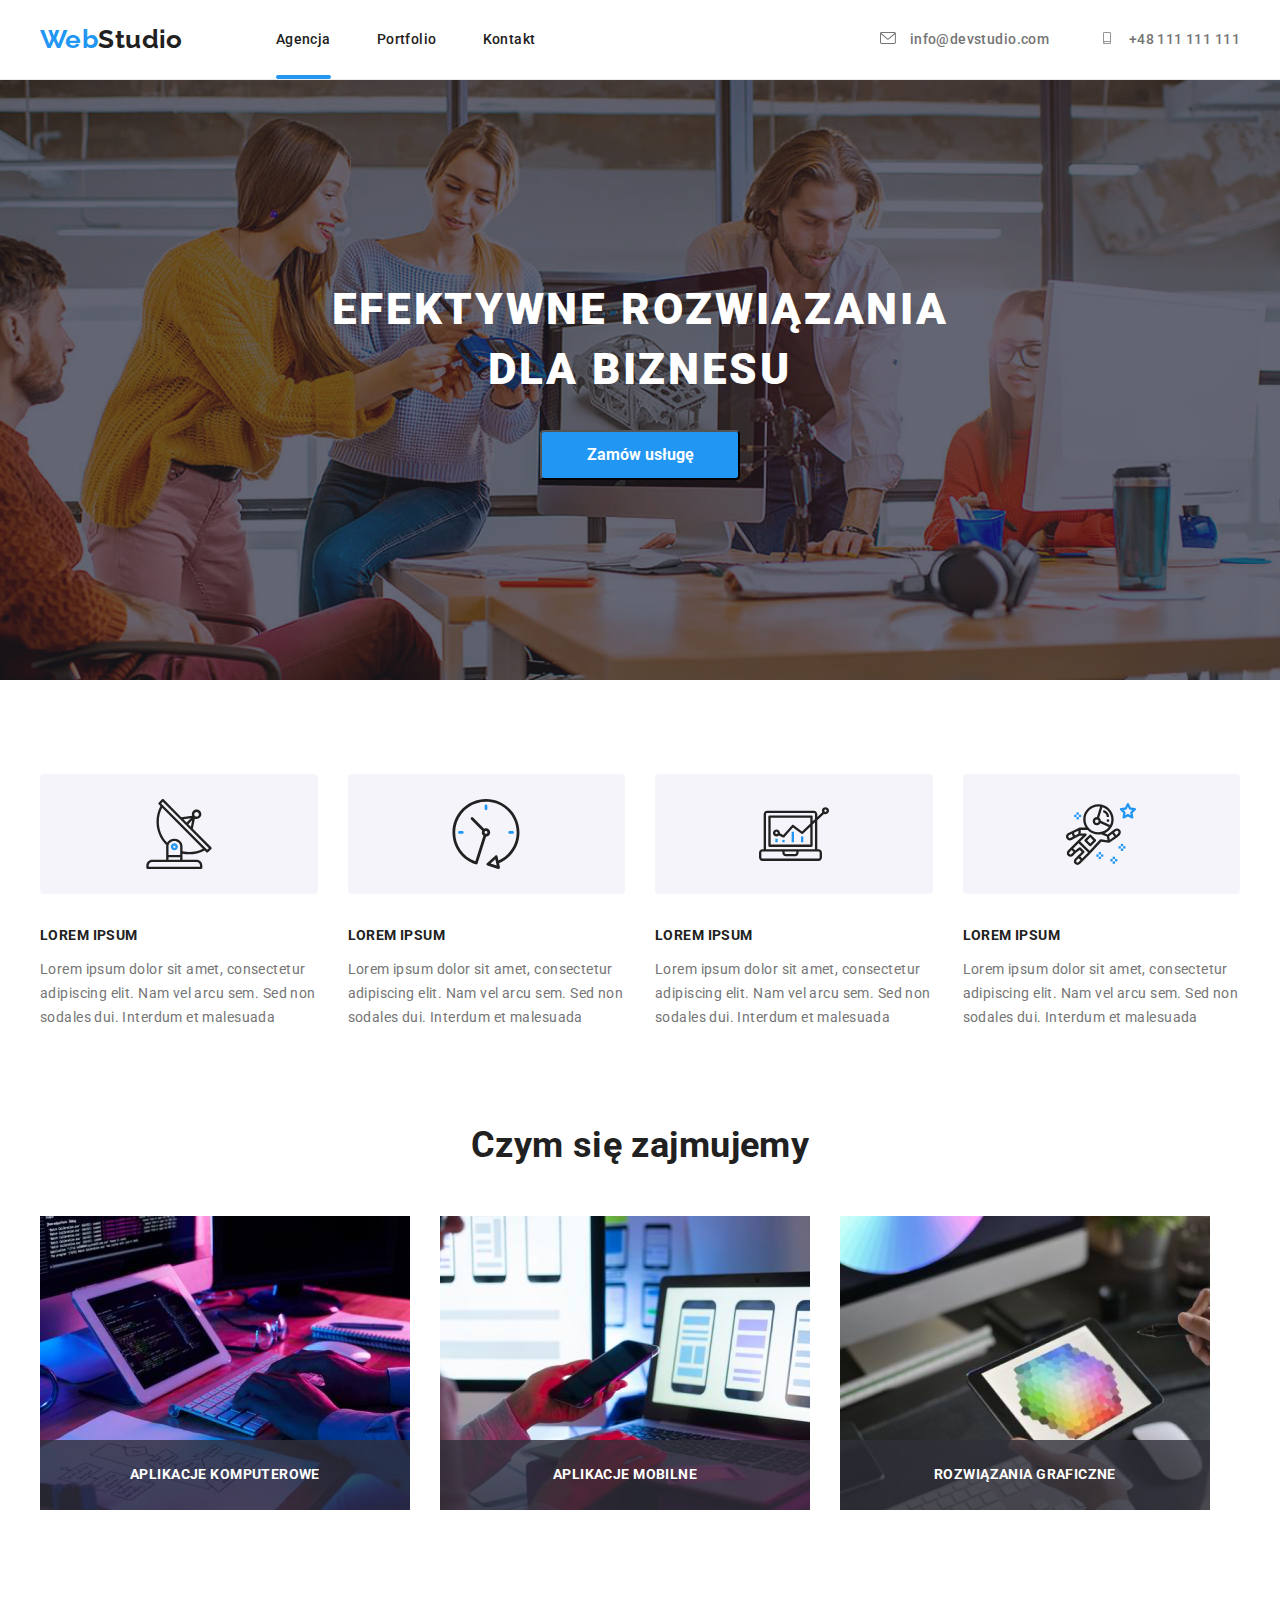
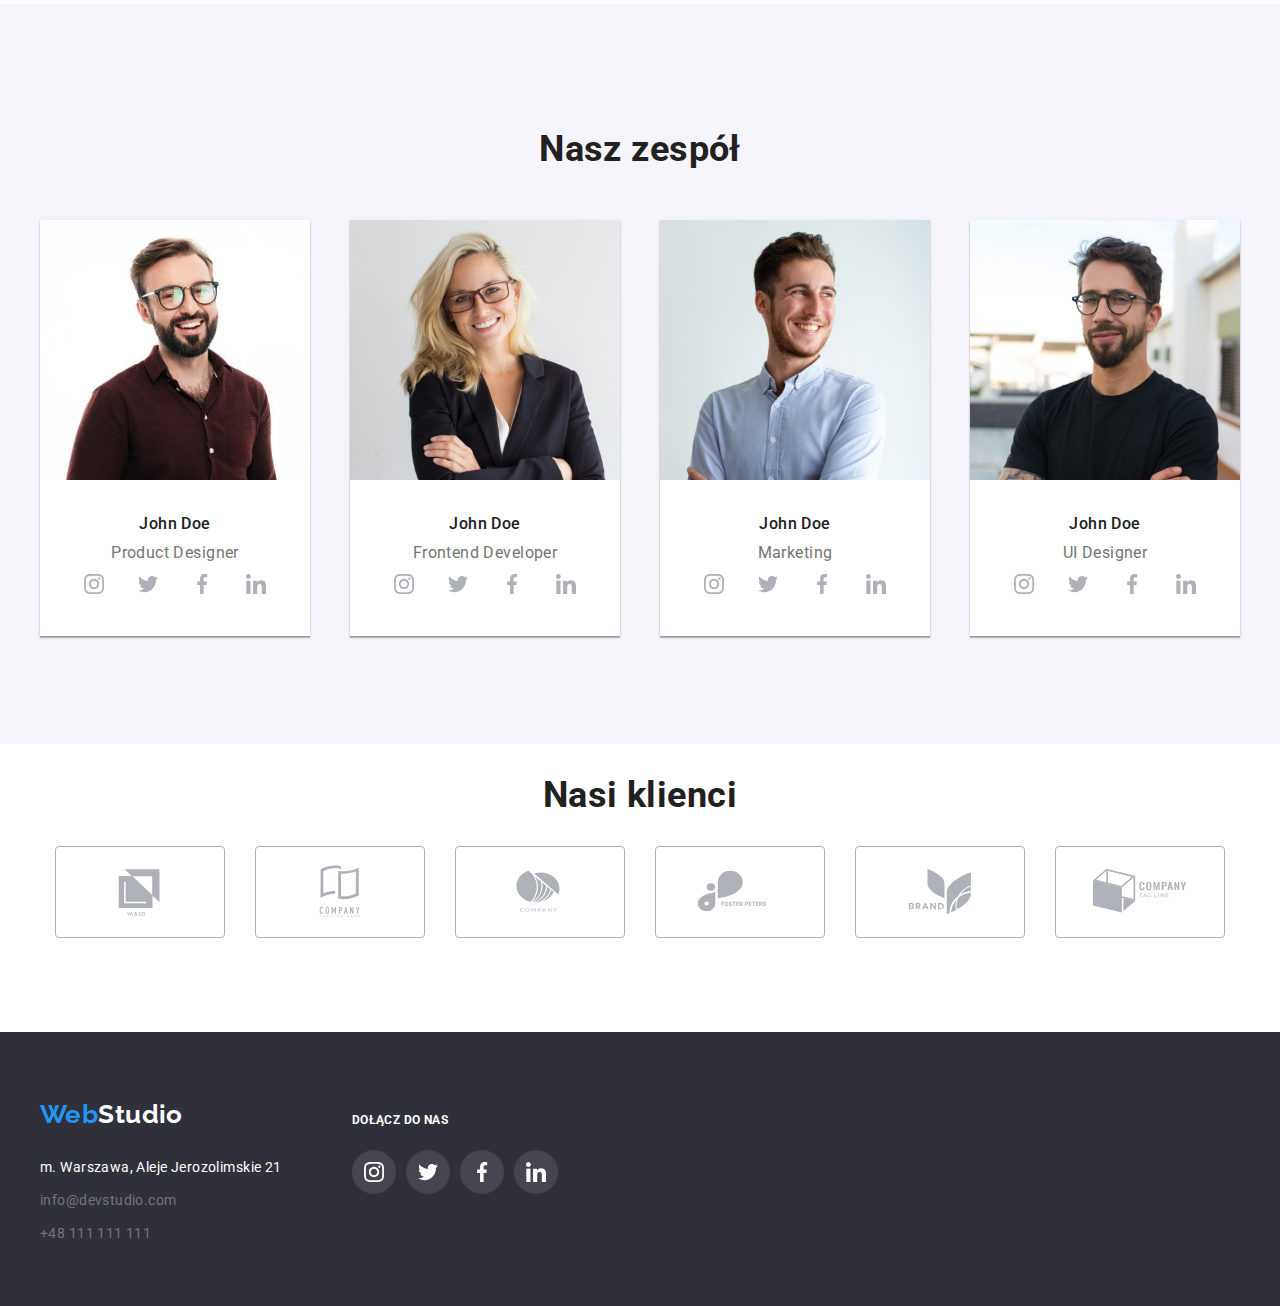
<file: index.html>
<!DOCTYPE html>
<html lang="pl">

<head>
    <meta charset="UTF-8">
    <meta name="description" content="Główna strona projektu />
    <meta name=" viewport" content="width=device-width, initial-scale=1.0">
    <link rel="stylesheet" href="./css/styles.css" />
    <link rel="stylesheet"
        href="https://cdnjs.cloudflare.com/ajax/libs/modern-normalize/1.0.0/modern-normalize.min.css" />
    <link rel="preconnect" href="https://fonts.googleapis.com">
    <link rel="preconnect" href="https://fonts.gstatic.com" crossorigin>
    <link
        href="https://fonts.googleapis.com/css2?family=Raleway:wght@700&family=Roboto:wght@400;500;700;900&display=swap"
        rel="stylesheet">
    <title>Studio</title>
</head>

<body>
    <header class="header">
        <div class="container">
            <a href="index.html" class="logo"> <span class="blue">Web</span>Studio</a>
            <div>
                <nav class="container-item1">
                    <ul class="navigation">
                        <li class="navigation-item"><a class="link active" href="index.html">Agencja</a></li>
                        <li class="navigation-item"><a class="link" href="portfolio.html">Portfolio</a></li>
                        <li class="navigation-item"><a class="link" href="">Kontakt</a></li>
                    </ul>
                </nav>
            </div>
            <div class="contact container-item1">
                <a href="mailto:info@devstudio.com" class="link mail">
                    <svg width="16px" height="12px">
                        <use href="./images/icons.svg#icon-envelope"></use>
                    </svg>
                    info@devstudio.com
                </a>
                <a href="tel:+48111111111" class="link tel">
                    <svg width="16px" height="12px">
                        <use href="./images/icons.svg#icon-smartphone"></use>
                    </svg>
                    +48 111 111 111
                </a>
            </div>
        </div>
    </header>
    <section class="advert">
        <div class="hero">
        <div class="container">
            <h1 class="title advert-item">EFEKTYWNE ROZWIĄZANIA DLA BIZNESU</h1>
            <button class="button1 advert-item" type="button" data-modal-open>Zamów usługę</button>
        </div>
        </div>
    </section>
    <section>
        <div class="container">
            <ul class="list1">
                <li class="text1">
                    <div class="lorem-icon">
                        <svg width="70px" height="70px">
                            <use href="./images/icons.svg#icon-antenna"></use>
                        </svg>
                    </div>
                    <div class="text1-title">LOREM IPSUM</div>
                    <div class="text1-text">Lorem ipsum dolor sit amet, consectetur adipiscing elit. Nam vel arcu sem.
                        Sed non sodales dui. Interdum et malesuada</div>
                </li>
                <li class="text1">
                    <div class="lorem-icon">
                        <svg width="70px" height="70px">
                            <use href="./images/icons.svg#icon-clock"></use>
                        </svg>
                    </div>
                    <div class="text1-title">LOREM IPSUM</div>
                    <div class="text1-text">Lorem ipsum dolor sit amet, consectetur adipiscing elit. Nam vel arcu sem.
                        Sed non sodales dui. Interdum et malesuada</div>
                </li>
                <li class="text1">
                    <div class="lorem-icon">
                        <svg width="70px" height="70px">
                            <use href="./images/icons.svg#icon-diagram"></use>
                        </svg>
                    </div>
                    <div class="text1-title">LOREM IPSUM</div>
                    <div class="text1-text">Lorem ipsum dolor sit amet, consectetur adipiscing elit. Nam vel arcu sem.
                        Sed non sodales dui. Interdum et malesuada</div>
                </li>
                <li class="text1">
                    <div class="lorem-icon">
                        <svg width="70px" height="70px">
                            <use href="./images/icons.svg#icon-astronaut"></use>
                        </svg>
                    </div>
                    <div class="text1-title">LOREM IPSUM</div>
                    <div class="text1-text">Lorem ipsum dolor sit amet, consectetur adipiscing elit. Nam vel arcu sem.
                        Sed non sodales dui. Interdum et malesuada</div>
                </li>
            </ul>
        </div>
    </section>
    <section>
        <div class="container">
            <h2 class="title2">Czym się zajmujemy</h2>
            <ul class="list2">
                <li class="box1">
                    <img src="images/table.jpg" alt="Osoba pisząca na klawiaturze kod" width="370" height="294" />
                    <p class="box1-label">APLIKACJE KOMPUTEROWE</p>
                </li>
                <li class="box1">
                    <img src="images/layout.jpg" alt="Osoba wybierająca layout aplikacji mobilnej na telefonie"
                        width="370" height="294" />
                    <p class="box1-label">APLIKACJE MOBILNE</p>
                </li>
                <li class="box1">
                    <img src="images/colors.jpg" alt="Paleta barw na ekranie tabletu" width="370" height="294" />
                    <p class="box1-label">ROZWIĄZANIA GRAFICZNE</p>
                </li class="box1">
            </ul>
        </div>
    </section>
    <section class="team">
        <div class="container">
            <h2 class="team-title">Nasz zespół</h2>
            <ul class="johns">
                <li class="text2">
                    <figure class="team-member">
                        <img src="images/John1.jpg" alt="Portret Johna1" width="270" height="260" />
                        <figcaption class="john-figcaption">
                            <span class="accent">John Doe</span>
                            <div class="standing">Product Designer</div>
                            <ul class="social-links">
                                <li>
                                    <a class="social-links-icon" href="">
                                        <svg width="20px" height="20px" class="social-links-icon-image">
                                            <use href="./images/icons.svg#icon-instagram"></use>
                                        </svg>
                                    </a>
                                </li>
                                <li>
                                    <a class="social-links-icon" href="">
                                        <svg width="20px" height="20px" class="social-links-icon-element">
                                            <use href="./images/icons.svg#icon-twitter"></use>
                                        </svg>
                                    </a>
                                </li>
                                <li>
                                    <a class="social-links-icon" href="">
                                        <svg width="20px" height="20px">
                                            <use href="./images/icons.svg#icon-facebook"></use>
                                        </svg>
                                    </a>
                                </li>
                                <li>
                                    <a class="social-links-icon" href="">
                                        <svg width="20px" height="20px">
                                            <use href="./images/icons.svg#icon-linkedin"></use>
                                        </svg>
                                    </a>
                                </li>
                            </ul>
                        </figcaption>
                    </figure>
                </li>
                <li class="text2">
                    <figure class="team-member">
                        <img src="images/John2.jpg" alt="Portret Johna2" width="270" height="260" />
                        <figcaption class="john-figcaption">
                            <span class="accent">John Doe</span>
                            <div class="standing">Frontend Developer</div>
                            <ul class="social-links">
                                <li>
                                    <a class="social-links-icon" href="">
                                        <svg width="20px" height="20px" class="social-links-icon-image">
                                            <use href="./images/icons.svg#icon-instagram"></use>
                                        </svg>
                                    </a>
                                </li>
                                <li>
                                    <a class="social-links-icon" href="">
                                        <svg width="20px" height="20px" class="social-links-icon-element">
                                            <use href="./images/icons.svg#icon-twitter"></use>
                                        </svg>
                                    </a>
                                </li>
                                <li>
                                    <a class="social-links-icon" href="">
                                        <svg width="20px" height="20px">
                                            <use href="./images/icons.svg#icon-facebook"></use>
                                        </svg>
                                    </a>
                                </li>
                                <li>
                                    <a class="social-links-icon" href="">
                                        <svg width="20px" height="20px">
                                            <use href="./images/icons.svg#icon-linkedin"></use>
                                        </svg>
                                    </a>
                                </li>
                            </ul>
                        </figcaption>
                    </figure>
                </li>
                <li class="text2">
                    <figure class="team-member">
                        <img src="images/John3.jpg" alt="Portret Johna3" width="270" height="260" />
                        <figcaption class="john-figcaption">
                            <span class="accent">John Doe</span>
                            <div class="standing">Marketing</div>
                            <ul class="social-links">
                                <li>
                                    <a class="social-links-icon" href="">
                                        <svg width="20px" height="20px" class="social-links-icon-image">
                                            <use href="./images/icons.svg#icon-instagram"></use>
                                        </svg>
                                    </a>
                                </li>
                                <li>
                                    <a class="social-links-icon" href="">
                                        <svg width="20px" height="20px" class="social-links-icon-element">
                                            <use href="./images/icons.svg#icon-twitter"></use>
                                        </svg>
                                    </a>
                                </li>
                                <li>
                                    <a class="social-links-icon" href="">
                                        <svg width="20px" height="20px">
                                            <use href="./images/icons.svg#icon-facebook"></use>
                                        </svg>
                                    </a>
                                </li>
                                <li>
                                    <a class="social-links-icon" href="">
                                        <svg width="20px" height="20px">
                                            <use href="./images/icons.svg#icon-linkedin"></use>
                                        </svg>
                                    </a>
                                </li>
                            </ul>
                        </figcaption>
                    </figure>
                </li>
                <li class="text2">
                    <figure class="team-member">
                        <img src="images/John4.jpg" alt="Portret Johna4" width="270" height="260" />
                        <figcaption class="john-figcaption">
                            <span class="accent">John Doe</span>
                            <div class="standing">UI Designer</div>
                            <ul class="social-links">
                                <li>
                                    <a class="social-links-icon" href="">
                                        <svg width="20px" height="20px" class="social-links-icon-image">
                                            <use href="./images/icons.svg#icon-instagram"></use>
                                        </svg>
                                    </a>
                                </li>
                                <li>
                                    <a class="social-links-icon" href="">
                                        <svg width="20px" height="20px" class="social-links-icon-element">
                                            <use href="./images/icons.svg#icon-twitter"></use>
                                        </svg>
                                    </a>
                                </li>
                                <li>
                                    <a class="social-links-icon" href="">
                                        <svg width="20px" height="20px">
                                            <use href="./images/icons.svg#icon-facebook"></use>
                                        </svg>
                                    </a>
                                </li>
                                <li>
                                    <a class="social-links-icon" href="">
                                        <svg width="20px" height="20px">
                                            <use href="./images/icons.svg#icon-linkedin"></use>
                                        </svg>
                                    </a>
                                </li>
                            </ul>
                        </figcaption>
                    </figure>
                </li>
            </ul>
        </div>
    </section>
    <section>
        <div class="container">
            <h2 class="clients-title">Nasi klienci</h2>
            <ul class="clients-list">
                <li class="client">
                    <svg class="client-logo">
                        <use href="./images/icons.svg#icon-logo1"></use>
                    </svg>
                </li>
                <li class="client">
                    <svg class="client-logo">
                        <use href="./images/icons.svg#icon-logo2"></use>
                    </svg>
                </li>
                <li class="client">
                    <svg class="client-logo">
                        <use href="./images/icons.svg#icon-logo3"></use>
                    </svg>
                </li>
                <li class="client">
                    <svg class="client-logo">
                        <use href="./images/icons.svg#icon-logo4"></use>
                    </svg>
                </li>
                <li class="client">
                    <svg class="client-logo">
                        <use href="./images/icons.svg#icon-logo5"></use>
                    </svg>
                </li>
                <li class="client">
                    <svg class="client-logo">
                        <use href="./images/icons.svg#icon-logo6"></use>
                    </svg>
                </li>

            </ul>
        </div>
    </section>
    <footer class="footer">
        <div class="container footer-container">
            <div class="footer-left">
            <a href="/index.html" class="logo"> <span>Web</span>Studio</a>
            <address class="address footer-address">
                m. Warszawa, Aleje Jerozolimskie 21
            </address>
            <address class="contact">
                <a class="footer-address" href="mailto:info@devstudio.com">info@devstudio.com</a>
                <a class="footer-address" href="tel:+48111111111">+48 111 111 111</a>
            </address>
            </div>
            <div class="social-footer">
                <h5>DOŁĄCZ DO NAS</h5>
                <ul class="social-footer-links">
                    <li>
                        <a class="social-footer-links-icon" href="">
                            <svg width="20px" height="20px" class="social-links-icon-image">
                                <use href="./images/icons.svg#icon-instagram"></use>
                            </svg>
                        </a>
                    </li>
                    <li>
                        <a class="social-footer-links-icon" href="">
                            <svg width="20px" height="20px" class="social-links-icon-element">
                                <use href="./images/icons.svg#icon-twitter"></use>
                            </svg>
                        </a>
                    </li>
                    <li>
                        <a class="social-footer-links-icon" href="">
                            <svg width="20px" height="20px">
                                <use href="./images/icons.svg#icon-facebook"></use>
                            </svg>
                        </a>
                    </li>
                    <li>
                        <a class="social-footer-links-icon" href="">
                            <svg width="20px" height="20px">
                                <use href="./images/icons.svg#icon-linkedin"></use>
                            </svg>
                        </a>
                    </li>
                </ul>
            </div>
        </div>
    </footer>
    <div class="backdrop is-hidden" data-modal>
      <div class="modal">
        <button type="button" class="close-button" data-modal-close>X</button>
      </div>
    </div>
    <script src="./js/modal.js"></script>
</body>
</html>
</file>
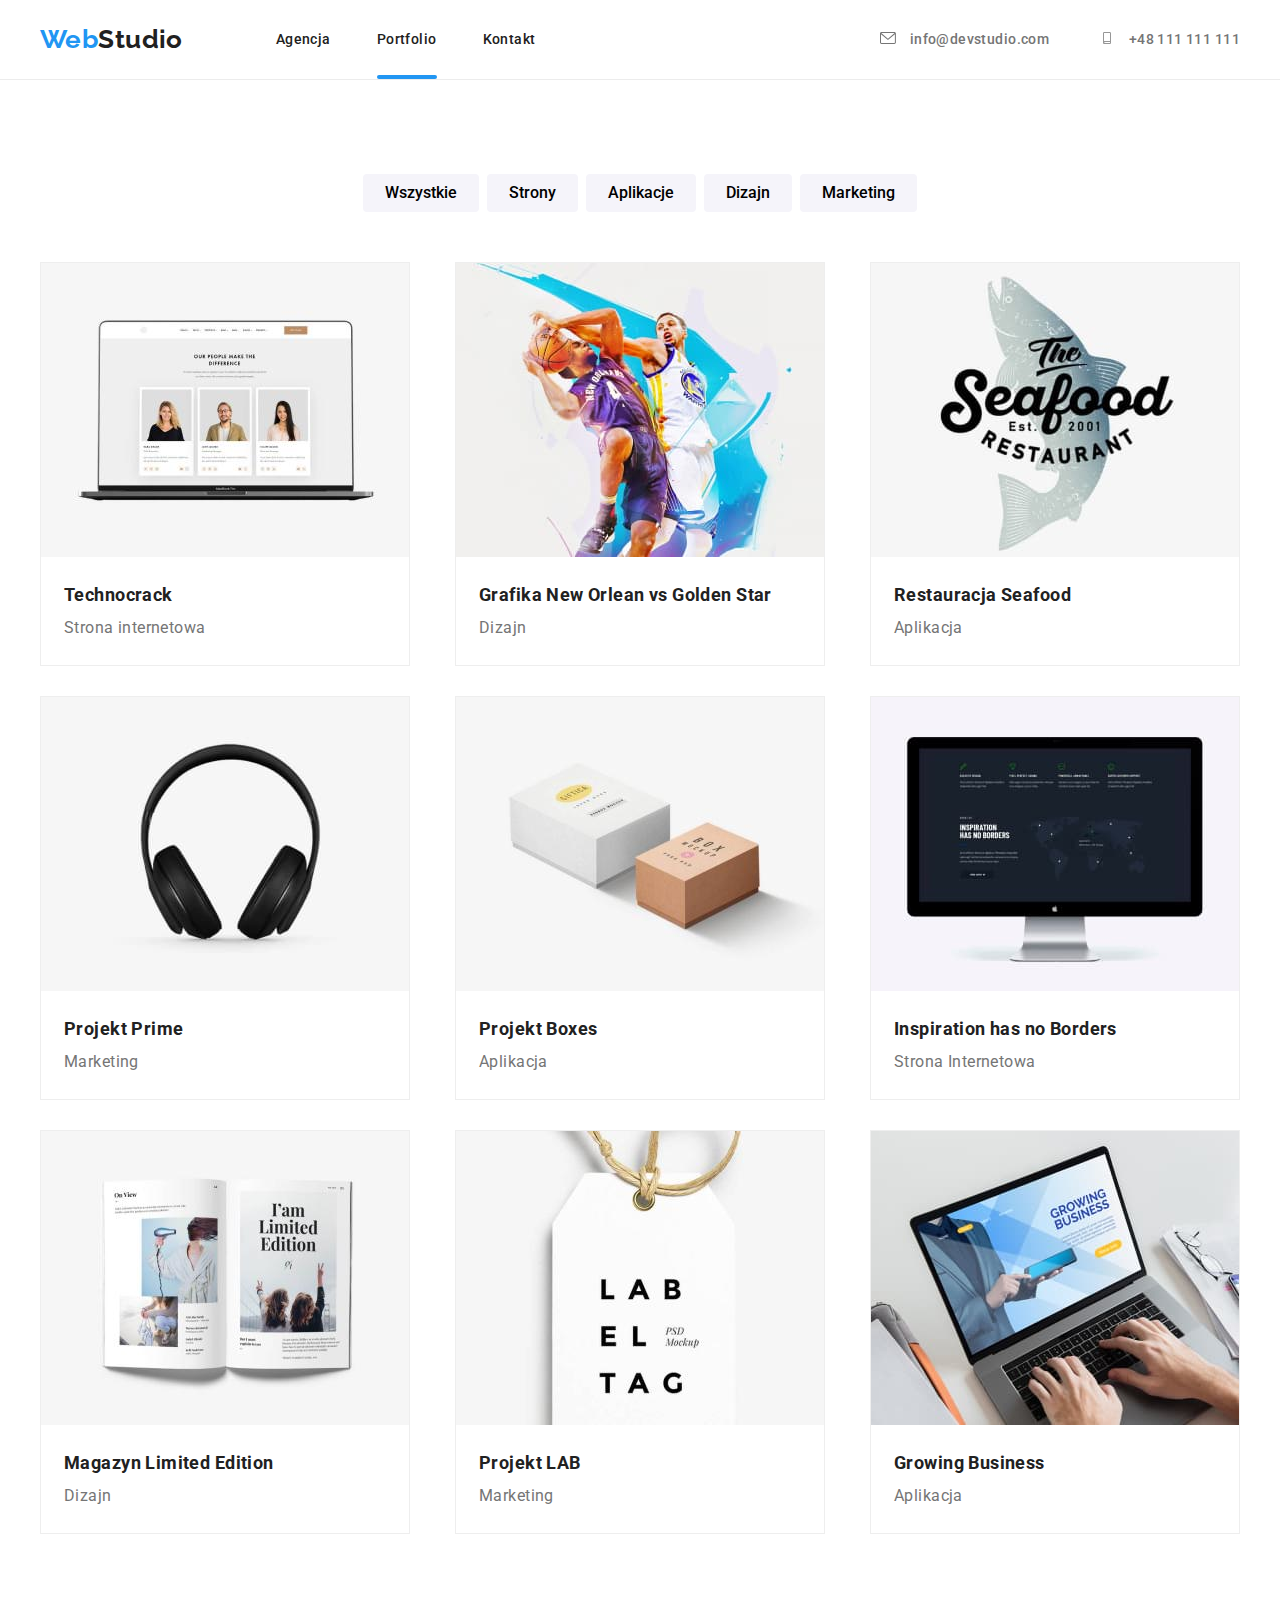
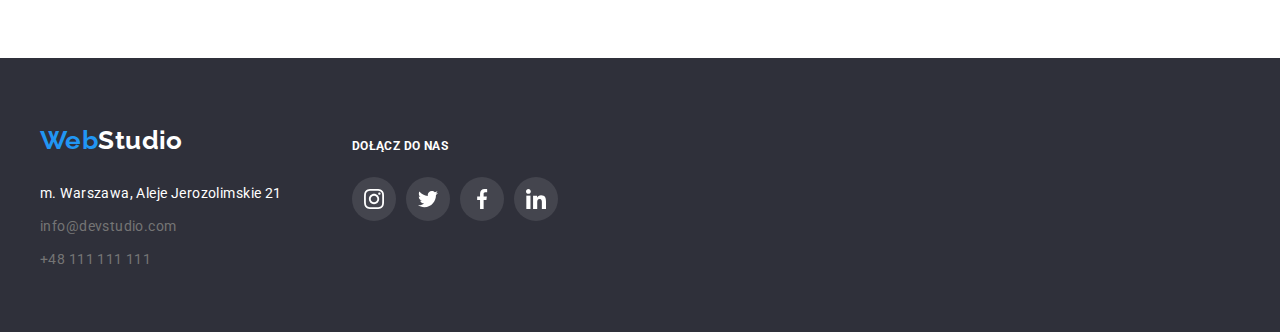
<file: portfolio.html>
<!DOCTYPE html>
<html lang="pl">
  <head>
    <meta charset="UTF-8" />
    <meta name="description" content="Zakładka porfolio projektu" />
    <meta name="viewport" content="width=device-width, initial-scale=1.0" />
    <link rel="preconnect" href="https://fonts.googleapis.com" />
    <link rel="preconnect" href="https://fonts.gstatic.com" crossorigin />
    <link
      href="https://fonts.googleapis.com/css2?family=Raleway:wght@700&family=Roboto:wght@400;500;700;900&display=swap"
      rel="stylesheet"
    />
    <title>Portfolio</title>
    <link rel="stylesheet" href="./css/styles.css" />
    <link
      rel="stylesheet"
      href="https://cdnjs.cloudflare.com/ajax/libs/modern-normalize/1.0.0/modern-normalize.min.css"
    />
  </head>
  <body>
    <header class="header">
      <div class="container">
        <a href="index.html" class="logo">
          <span class="blue">Web</span>Studio</a
        >
        <div>
          <nav class="container-item1">
            <ul class="navigation">
              <li class="navigation-item">
                <a class="link" href="index.html">Agencja</a>
              </li>
              <li class="navigation-item">
                <a class="link active" href="portfolio.html">Portfolio</a>
              </li>
              <li class="navigation-item">
                <a class="link" href="">Kontakt</a>
              </li>
            </ul>
          </nav>
        </div>
        <div class="contact container-item1">
          <a href="mailto:info@devstudio.com" class="link mail">
            <svg width="16px" height="12px">
              <use href="./images/icons.svg#icon-envelope"></use>
            </svg>
            info@devstudio.com
          </a>
          <a href="tel:+48111111111" class="link tel">
            <svg width="16px" height="12px">
              <use href="./images/icons.svg#icon-smartphone"></use>
            </svg>
            +48 111 111 111
          </a>
        </div>
      </div>
    </header>
    <main class="portfolio-section">
      <section class="portfolio-buttons">
        <div class="container">
          <ul class="button-list">
            <li class="button3">
              <button type="button" class="button2">Wszystkie</button>
            </li>
            <li class="button3">
              <button type="button" class="button2">Strony</button>
            </li>
            <li class="button3">
              <button type="button" class="button2">Aplikacje</button>
            </li>
            <li class="button3">
              <button type="button" class="button2">Dizajn</button>
            </li>
            <li class="button3">
              <button type="button" class="button2">Marketing</button>
            </li>
          </ul>
        </div>
      </section>
      <section>
        <div class="container">
          <ul class="portfolio-list">
            <li class="text3">
              <figure class="text3-portfolio">
                <div class="portfolio-image">
                  <div class="portfolio-overlay">
                    <p>
                      Technocrack jest popularną platformą wykorzystywaną do
                      rozpowszechniania koronawirusa. Firmy wykorzystują tę
                      platformę do celów szpiegowskich i ataków na
                      niezabezpieczone serwery konkurencji
                    </p>
                  </div>
                  <img
                    src="images/Technocrack.jpg"
                    alt="Strona internetowa na ekranie"
                    width="370"
                    height="294"
                  />
                </div>
                <figcaption class="portfolio-title">
                  <h3>Technocrack</h3>
                  <div class="portfolio-description">Strona internetowa</div>
                </figcaption>
              </figure>
            </li>
            <li class="text3">
              <figure class="text3-portfolio">
                <div class="portfolio-image">
                  <div class="portfolio-overlay">
                    <p>
                      Technocrack jest popularną platformą wykorzystywaną do
                      rozpowszechniania koronawirusa. Firmy wykorzystują tę
                      platformę do celów szpiegowskich i ataków na
                      niezabezpieczone serwery konkurencji
                    </p>
                  </div>
                  <img
                    src="images/NOvsGS.jpg"
                    alt="Grafika New Orlean vs Golden Star"
                    width="370"
                    height="294"
                  />
                </div>
                <figcaption>
                  <h3>Grafika New Orlean vs Golden Star</h3>
                  <div class="portfolio-description">Dizajn</div>
                </figcaption>
              </figure>
            </li>
            <li class="text3">
              <figure class="text3-portfolio">
                <div class="portfolio-image">
                  <div class="portfolio-overlay">
                    <p>
                      Technocrack jest popularną platformą wykorzystywaną do
                      rozpowszechniania koronawirusa. Firmy wykorzystują tę
                      platformę do celów szpiegowskich i ataków na
                      niezabezpieczone serwery konkurencji
                    </p>
                  </div>
                  <img
                    src="images/Seafood.jpg"
                    alt="Logo restauracji Seafood"
                    width="370"
                    height="294"
                  />
                </div>
                <figcaption>
                  <h3>Restauracja Seafood</h3>
                  <div class="portfolio-description">Aplikacja</div>
                </figcaption>
              </figure>
            </li>
            <li class="text3">
              <figure class="text3-portfolio">
                <div class="portfolio-image">
                  <div class="portfolio-overlay">
                    <p>
                      Technocrack jest popularną platformą wykorzystywaną do
                      rozpowszechniania koronawirusa. Firmy wykorzystują tę
                      platformę do celów szpiegowskich i ataków na
                      niezabezpieczone serwery konkurencji
                    </p>
                  </div>
                  <img
                    src="images/Headphones.jpg"
                    alt="Słuchawki"
                    width="370"
                    height="294"
                  />
                </div>
                <figcaption>
                  <h3>Projekt Prime</h3>
                  <div class="portfolio-description">Marketing</div>
                </figcaption>
              </figure>
            </li>
            <li class="text3">
              <figure class="text3-portfolio">
                <div class="portfolio-image">
                  <div class="portfolio-overlay">
                    <p>
                      Technocrack jest popularną platformą wykorzystywaną do
                      rozpowszechniania koronawirusa. Firmy wykorzystują tę
                      platformę do celów szpiegowskich i ataków na
                      niezabezpieczone serwery konkurencji
                    </p>
                  </div>
                  <img
                    src="images/ProjectBoxes.jpg"
                    alt="Pudełka"
                    width="370"
                    height="294"
                  />
                </div>
                <figcaption>
                  <h3>Projekt Boxes</h3>
                  <div class="portfolio-description">Aplikacja</div>
                </figcaption>
              </figure>
            </li>
            <li class="text3">
              <figure class="text3-portfolio">
                <div class="portfolio-image">
                  <div class="portfolio-overlay">
                    <p>
                      Technocrack jest popularną platformą wykorzystywaną do
                      rozpowszechniania koronawirusa. Firmy wykorzystują tę
                      platformę do celów szpiegowskich i ataków na
                      niezabezpieczone serwery konkurencji
                    </p>
                  </div>
                  <img
                    src="images/Inspiration.jpg"
                    alt="Strona internetowa na ekranie"
                    width="370"
                    height="294"
                  />
                </div>
                <figcaption>
                  <h3>Inspiration has no Borders</h3>
                  <div class="portfolio-description">Strona Internetowa</div>
                </figcaption>
              </figure>
            </li>
            <li class="text3">
              <figure class="text3-portfolio">
                <div class="portfolio-image">
                  <div class="portfolio-overlay">
                    <p>
                      Technocrack jest popularną platformą wykorzystywaną do
                      rozpowszechniania koronawirusa. Firmy wykorzystują tę
                      platformę do celów szpiegowskich i ataków na
                      niezabezpieczone serwery konkurencji
                    </p>
                  </div>
                  <img
                    src="images/LimitedEdition.jpg"
                    alt="Magazyn Limited Edition"
                    width="370"
                    height="294"
                  />
                </div>
                <figcaption>
                  <h3>Magazyn Limited Edition</h3>
                  <div class="portfolio-description">Dizajn</div>
                </figcaption>
              </figure>
            </li>
            <li class="text3">
              <figure class="text3-portfolio">
                <div class="portfolio-image">
                  <div class="portfolio-overlay">
                    <p>
                      Technocrack jest popularną platformą wykorzystywaną do
                      rozpowszechniania koronawirusa. Firmy wykorzystują tę
                      platformę do celów szpiegowskich i ataków na
                      niezabezpieczone serwery konkurencji
                    </p>
                  </div>
                  <img
                    src="images/ProjectLAB.jpg"
                    alt="Etykieta LABEL TAG"
                    width="370"
                    height="294"
                  />
                </div>
                <figcaption>
                  <h3>Projekt LAB</h3>
                  <div class="portfolio-description">Marketing</div>
                </figcaption>
              </figure>
            </li>
            <li class="text3">
              <figure class="text3-portfolio">
                <div class="portfolio-image">
                  <div class="portfolio-overlay">
                    <p>
                      Technocrack jest popularną platformą wykorzystywaną do
                      rozpowszechniania koronawirusa. Firmy wykorzystują tę
                      platformę do celów szpiegowskich i ataków na
                      niezabezpieczone serwery konkurencji
                    </p>
                  </div>
                  <img
                    src="images/GrowingBusiness.jpg"
                    alt="Strona internetowa Growing Business"
                    width="370"
                    height="294"
                  />
                </div>
                <figcaption>
                  <h3>Growing Business</h3>
                  <div class="portfolio-description">Aplikacja</div>
                </figcaption>
              </figure>
            </li>
          </ul>
        </div>
      </section>
    </main>
    <footer class="footer">
      <div class="container footer-container">
        <div class="footer-left">
          <a href="/index.html" class="logo"> <span>Web</span>Studio</a>
          <address class="address footer-address">
            m. Warszawa, Aleje Jerozolimskie 21
          </address>
          <address class="contact">
            <a class="footer-address" href="mailto:info@devstudio.com"
              >info@devstudio.com</a
            >
            <a class="footer-address" href="tel:+48111111111"
              >+48 111 111 111</a
            >
          </address>
        </div>
        <div class="social-footer">
          <h5>DOŁĄCZ DO NAS</h5>
          <ul class="social-footer-links">
            <li>
              <a class="social-footer-links-icon" href="">
                <svg width="20px" height="20px" class="social-links-icon-image">
                  <use href="./images/icons.svg#icon-instagram"></use>
                </svg>
              </a>
            </li>
            <li>
              <a class="social-footer-links-icon" href="">
                <svg
                  width="20px"
                  height="20px"
                  class="social-links-icon-element"
                >
                  <use href="./images/icons.svg#icon-twitter"></use>
                </svg>
              </a>
            </li>
            <li>
              <a class="social-footer-links-icon" href="">
                <svg width="20px" height="20px">
                  <use href="./images/icons.svg#icon-facebook"></use>
                </svg>
              </a>
            </li>
            <li>
              <a class="social-footer-links-icon" href="">
                <svg width="20px" height="20px">
                  <use href="./images/icons.svg#icon-linkedin"></use>
                </svg>
              </a>
            </li>
          </ul>
        </div>
      </div>
    </footer>
  </body>
</html>
</file>
<file: css/styles.css>
body {
  font-family: "Roboto", "Raleway", sans-serif;
  color: #212121;
  font-weight: 400;
  font-size: 14px;
  line-height: 1.71;
  letter-spacing: 0.03em;
}
*,
*::after *::before {
  margin: 0;
  padding: 0;
}
ul,
ol {
  padding: 0;
  list-style: none;
}
img {
  display: block;
}
.container {
  width: 1200px;
  margin: 0px auto;
}
header,
section,
footer {
  font-family: "Roboto", " Raleway", sans-serif;
}
/* HEADER */
.header {
  height: 80px;
}
.header {
  border-bottom: 1px solid #ececec;
}
.contact .link {
  display: inline;
}

.container .container-item1 {
  display: flex;
  margin-left: auto;
}
.container-item1 .navigation-item:not(:last-child) {
  margin-right: 46px;
}
.mail {
  margin-right: 50px;
}
.tel {
  margin-right: auto;
}
.header .container {
  display: flex;
  align-items: center;
}
.navigation,
.contact {
  display: flex;
  justify-content: center;
}
.logo {
  font-family: "Raleway";
  font-weight: 700;
  text-decoration: none;
  font-size: 26px;
  color: #212121;
  margin-right: 93px;
  display: flex;
  align-items: center;
  text-decoration: none;
}
.link {
  color: #212121;
  text-decoration: none;
  fill: currentColor;
}
.logo > span {
  color: #2196f3;
}
header {
  font-weight: 500;
  font-size: 14px;
}
.link:hover,
.link:focus {
  color: #2196f3;
  transition: 250ms cubic-bezier(0.4, 0, 0.2, 1);
}
.contact > a {
  color: #757575;
  text-decoration: none;
  display: block;
}
.contact > a:hover,
.contact > a:focus {
  color: #2196f3;
  cursor: pointer;
  transition: 250ms cubic-bezier(0.4, 0, 0.2, 1);
}
.contact > a > svg {
  margin-right: 10px;
}
.header {
  display: flex;
  list-style: none;
}
.navigation {
  display: flex;
  list-style: none;
  align-items: center;
}
.contact {
  display: block;
}
.active {
  position: relative;
}
.active::after {
  content: "";
  display: block;
  border-top: 4px solid #2196f3;
  border-radius: 2px;
  position: absolute;
  width: 100%;
  bottom: -32.5px;
}

/* ADVERT */
.container > .title {
  font-family: Roboto;
  color: #ffffff;
  font-weight: 900;
  font-size: 44px;
  line-height: 1.36;
  letter-spacing: 0.06em;
  width: 696px;
  text-align: center;
  margin: 0 auto;
}
.hero {
  background-image: linear-gradient(
      rgba(47, 48, 58, 0.4),
      rgba(47, 48, 58, 0.4)
    ),
    url(../images/background1.jpg);
  background-repeat: no-repeat;
  background-position: 50% 50%;
  height: 600px;
  max-width: 1600px;
  margin: 0 auto;
}
.advert {
  display: block;
  justify-content: center;
}
.advert.container {
  padding-top: 200px;
}
.advert .container .advert-item {
  display: flex;
}
.advert .advert-item {
  display: inline-block;
  align-items: center;
  justify-content: center;
}
.container .title {
  padding-top: 200px;
  padding-bottom: 30px;
}
.container .button1 {
  border-radius: 4px;
  padding: 10px auto;
  align-items: center;
}
.button1 {
  font-family: Roboto;
  color: #ffffff;
  background-color: #2196f3;
  font-weight: 700;
  font-size: 16px;
  line-height: 1.875;
  text-align: center;
  width: 200px;
  height: 50px;
  margin: 0 auto;
}
.button1:hover,
.button1:focus {
  cursor: pointer;
  transition: 250ms cubic-bezier(0.4, 0, 0.2, 1);
}
/* MAIN SECTION */
.text1 {
  color: #757575;
}
.lorem-icon {
  display: flex;
  justify-content: center;
  align-items: center;
  height: 120px;
  margin-bottom: 30px;
  border-radius: 4px;
  background-color: #f5f4fa;
}
.text1 > .text1-title {
  font-weight: 700;
  color: #212121;
  margin-bottom: 10px;
}
.list1 {
  display: flex;
  justify-content: space-between;
  margin: 94px auto;
}
.container .list1 {
  padding: 0;
}
.container .text1:not(:last-child) {
  margin-right: 30px;
}
/* WHAT ARE WE DOING */
h2 {
  font-weight: 700;
  font-size: 36px;
  line-height: 1.17;
  text-align: center;
}
.container .list2 {
  padding: 0;
}
.list2 .box1 {
  margin: 0;
}

.container .list2 {
  display: flex;
  align-content: space-between;
}
.box1 {
  position: relative;
}
.box1 > .box1-label {
  position: absolute;
  bottom: 0;
  left: 0;
  color: #ffffff;
  font-size: 14px;
  font-weight: 700;
  background-color: rgba(47, 48, 58, 0.8);
  width: 370px;
  height: 70px;
  margin: 0;
}
.box1-label {
  display: flex;
  align-items: center;
  justify-content: center;
}
.box1:not(:last-child) {
  padding-right: 30px;
}
.title2 {
  margin-bottom: 50px;
}
/* TEAM */
.team .container {
  margin-top: 94px;
  padding: 94px 0;
}
.team-title {
  margin-bottom: 50px;
}
.text2 {
  color: #757575;
  font-size: 16px;
  line-height: 1.19;
  text-align: center;
  box-shadow: 0px 1px 3px rgba(0, 0, 0, 0.12), 0px 1px 1px rgba(0, 0, 0, 0.14),
    0px 2px 1px rgba(0, 0, 0, 0.2);
  width: 270px;
  height: auto;
  margin: 0;
  background-color: #ffffff;
}
.johns {
  display: flex;
  justify-content: space-between;
}
.john-figcaption {
  margin: 30px auto;
}
.standing {
  margin-top: 10px;
}
.team-member img {
  margin: 0;
  padding: 0;
  display: inline;
  justify-content: flex-start;
}
.text2 .team-member {
  margin-block-start: 0;
  margin-block-end: 0;
  margin-inline-start: 0;
  margin-inline-end: 0;
}
.team {
  background-color: #f5f4fa;
}
.accent {
  color: #212121;
  font-weight: 500;
}

.social-links {
  margin: 0px auto 0px auto;
  width: 206px;
  height: 44px;
  display: flex;
  justify-content: space-between;
}
.social-links-icon {
  display: flex;
  justify-content: center;
  align-items: center;
  width: 44px;
  height: 44px;
  border-radius: 50%;
  background-color: #ffffff;
  fill: #afb1b8;
}
.social-links-icon:hover {
  background-color: #2196f3;
  fill: #ffffff;
  transition: 250ms cubic-bezier(0.4, 0, 0.2, 1);
}
/* CLIENTS */
.clients-list {
  display: flex;
  align-content: space-between;
  margin: 0 15px 94px 15px;
}
.client {
  display: flex;
  justify-content: center;
  align-content: center;
  align-self: center;
  width: 170px;
  height: 92px;
  border: 1px solid #afb1b8;
  border-radius: 4px;
  border-color: #afb1b8;
  fill: #afb1b8;
}
.client-logo {
  display: flex;
  align-content: center;
  width: 106px;
}
.client:not(:last-child) {
  margin-right: 30px;
}
.client:hover {
  fill: #2196f3;
  border-color: #2196f3;
  cursor: pointer;
  transition: 250ms cubic-bezier(0.4, 0, 0.2, 1);
}
/* FOOTER */
.footer [href="/index.html"] {
  color: inherit;
}
.footer {
  background-color: #2f303a;
  color: #ffffff;
}
.footer .container {
  padding: 60px 0;
}
address {
  font-style: normal;
}
.footer-address:not(:last-child) {
  margin-bottom: 9px;
}
footer .logo {
  margin-bottom: 20px;
}
address .contact {
  color: rgba(255, 255, 255, 0.6);
}
h5 {
  font-family: Roboto;
  font-weight: 700;
}
.social-footer {
  margin-left: 70px;
}
.social-footer-links {
  width: 206px;
  height: 80px;
  display: flex;
  justify-content: space-between;
}

.social-footer-links-icon {
  display: flex;
  justify-content: center;
  align-items: center;
  width: 44px;
  height: 44px;
  border-radius: 50%;
  background-color: rgba(255, 255, 255, 0.1);
  fill: #ffffff;
}
.social-footer-links-icon:hover {
  background-color: #2196f3;
  fill: #ffffff;
  transition: 250ms cubic-bezier(0.4, 0, 0.2, 1);
}
.footer-container {
  display: flex;
}
/* PORTFOLIO */

.button2 {
  font-family: "Roboto", "Raleway", sans-serif;
  font-weight: 500;
  font-size: 16px;
  line-height: 1.63;
  text-align: center;
  background-color: #f5f4fa;
  border-radius: 4px;
  height: 38px;
  padding: 6px 22px;
  border: 0;
}
.button2:hover,
.button2:focus {
  background-color: #2196f3;
  color: #ffffff;
  cursor: pointer;
  box-shadow: 0px 3px 1px rgba(0, 0, 0, 0.1), 0px 1px 2px rgba(0, 0, 0, 0.08),
    0px 2px 2px rgba(0, 0, 0, 0.12);
  transition: 250ms cubic-bezier(0.4, 0, 0.2, 1);
}
.portfolio-section {
  margin: 94px auto;
}
.container .button-list {
  display: flex;
  justify-content: center;
  margin: 0 auto;
}
.portfolio-buttons {
  margin-bottom: 50px;
}
.button3:not(:last-child) {
  margin-right: 8px;
}
.text3 {
  color: #757575;
  font-size: 16px;
  line-height: 1.88;
  border: 1px solid #eeeeee;
  width: 370px;
  height: 404px;
}
.text3:hover {
  box-shadow: 0px 1px 1px rgba(0, 0, 0, 0.12), 0px 4px 4px rgba(0, 0, 0, 0.06),
    1px 4px 6px rgba(0, 0, 0, 0.16);
  cursor: pointer;
  transition: 250ms cubic-bezier(0.4, 0, 0.2, 1);
}
.text3 .text3-portfolio {
  margin-block-start: 0;
  margin-block-end: 0;
  margin-inline-start: 0;
  margin-inline-end: 0;
}
.text3 figcaption {
  margin: 20px auto;
}
.text3 h3,
.text3 .portfolio-description {
  margin: 0 auto;
}
.text3 h3 {
  font-weight: 700;
  color: #212121;
  font-size: 18px;
  line-height: 2;
  width: 322px;
  height: 36px;
}
.text3 .portfolio-description {
  width: 322px;
  height: 30px;
}
.container .portfolio-list {
  display: flex;
  flex-wrap: wrap;
  justify-content: space-between;
}
.container .text3 {
  margin-bottom: 30px;
}
.portfolio-image {
  position: relative;
  overflow: hidden;
}
.portfolio-overlay {
  position: absolute;
  top: 0;
  left: 0;
  width: 370px;
  height: 294px;
  transform: translatey(100%);
  transition: transform 250ms ease;
  background-color: rgba(33, 150, 243, 0.9);
  padding: 49px 45px 49px 24px;
}
.portfolio-overlay > p {
  width: auto;
  height: auto;
  color: #ffffff;
  font-size: 18px;
  margin: 0;
  line-height: 1.56;
}
.text3-portfolio:hover .portfolio-overlay {
  transform: translatey(0);
}
/* BACKDROP */
.backdrop {
  position: fixed;
  left: 0;
  top: 0;
  width: 100%;
  height: 100%;
  background-color: rgba(0, 0, 0, 0.2);
  transition: 500ms cubic-bezier(0.4, 0, 0.2, 1);
}
.modal {
  position: absolute;
  top: 50%;
  left: 50%;
  transform: translate(-50%, -50%);
  width: 528px;
  min-height: 581px;
  background-color: #ffffff;
  box-shadow: 0px 1px 3px rgba(0, 0, 0, 0.12), 0px 1px 1px rgba(0, 0, 0, 0.14),
    0px 2px 1px rgba(0, 0, 0, 0.2);
  border-radius: 4px;
}
.close-button {
  position: absolute;
  top: 8px;
  right: 8px;
  width: 30px;
  height: 30px;
  background-color: #ffffff;
  border: 1px solid rgba(0, 0, 0, 0.1);
  border-radius: 50%;
  cursor: pointer;
}
.is-hidden {
  opacity: 0;
  visibility: hidden;
  pointer-events: none;
}
</file>
